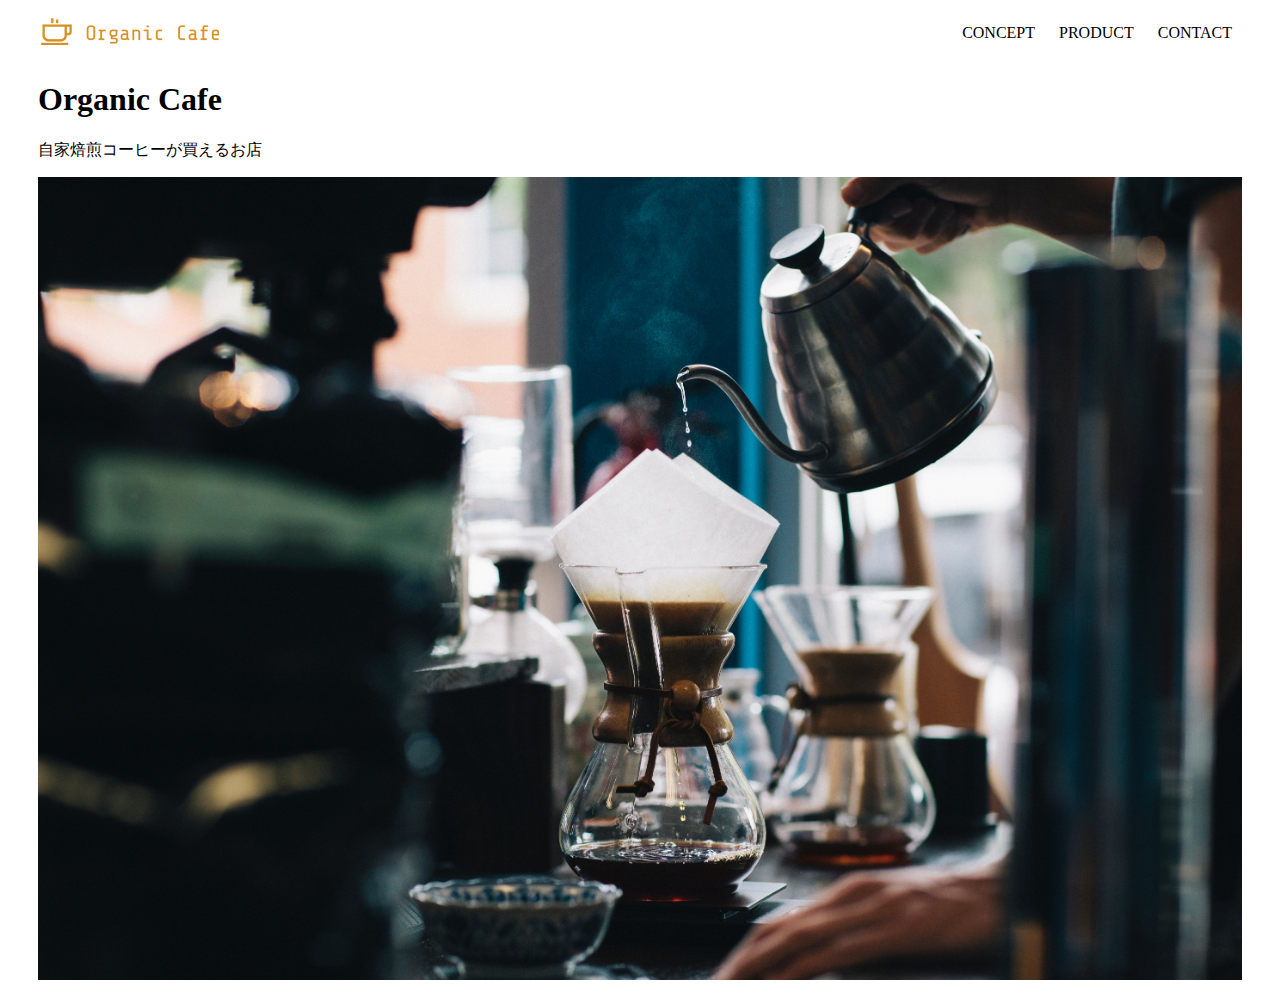
<file: html-css-kadai_013/index.html>
<!DOCTYPE html>
<html lang="en">
<head>
  <meta charset="UTF-8">
  <meta name="viewport" content="width=device-width, initial-scale=1.0">
  <title>Document</title>
  <link rel="stylesheet" href="style.css">
</head>

<body>
  <header>
    <a href="index.html" id="logo">
      <img src="images/logo.png" alt="トップページに戻る">
    </a>
    <nav id="nav-pc">
      <ul>
        <li><a href="concept.html" id=concept>CONCEPT</a></li>
        <li><a href="product.html" id="product">PRODUCT</a></li>
        <li><a href="contact.html" id="contact">CONTACT</a></li>
      </ul>
    </nav>

    <!--スマホ用メニューボタン-->
    <img id="menu-sp" src="images/button-menu.png" alt="ナビゲーションを開く" onclick="document.getElementById('nav-sp').style.display = 'block'">

    <nav id="nav-sp">
      <img id="close" src="images/button-close.png" alt="ナビゲーションを閉じる" onclick="document.getElementById('nav-sp').style.display = 'none'">
      
      
        <a id="logo-sp" href="index.html" onclick="document.getElementById('nav-sp').style.display = 'none'"><img src="images/logo-sp.png" alt="トップページに戻る"></a>
        <a class="menu" href="index.html" onclick="document.getElementById('nav-sp').style.display = 'none'">CONCEPT</a>
        <a class="menu" href="index.html#product" onclick="document.getElementById('nav-sp').style.display = 'none'">PRODUCT</a>
        <a class="menu" href="index.html#contact" onclick="document.getElementById('nav-sp').style.display = 'none'">CONTACT</a>
    </nav>
  </header>

  <main>
    <article>
      <section id="main-visual">
        <div id="main-message">
          <h1>Organic Cafe</h1>
          <p>自家焙煎コーヒーが買えるお店</p>
        </div>
        <img id=main-photo src="images/main-image.jpg" alt="">

      </section>
    </article>

  </main>
  
</body>
</html>
</file>
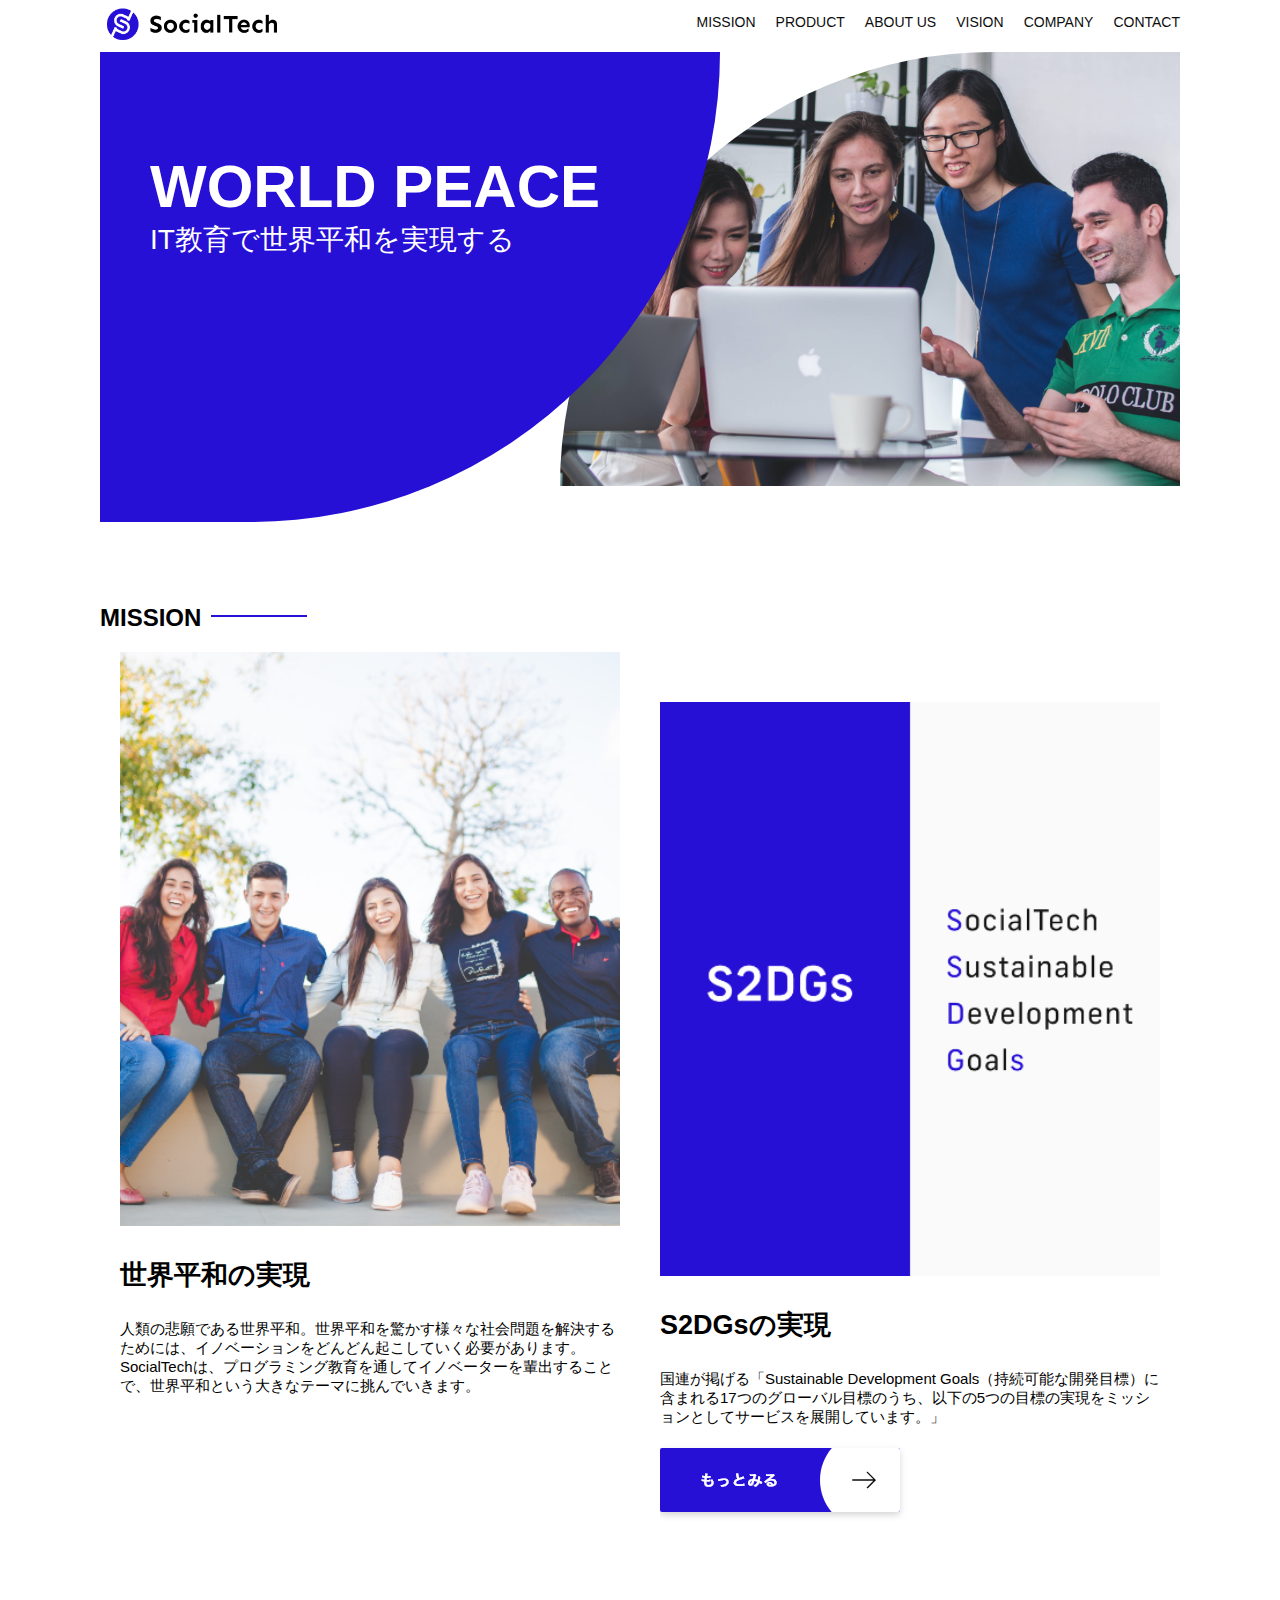
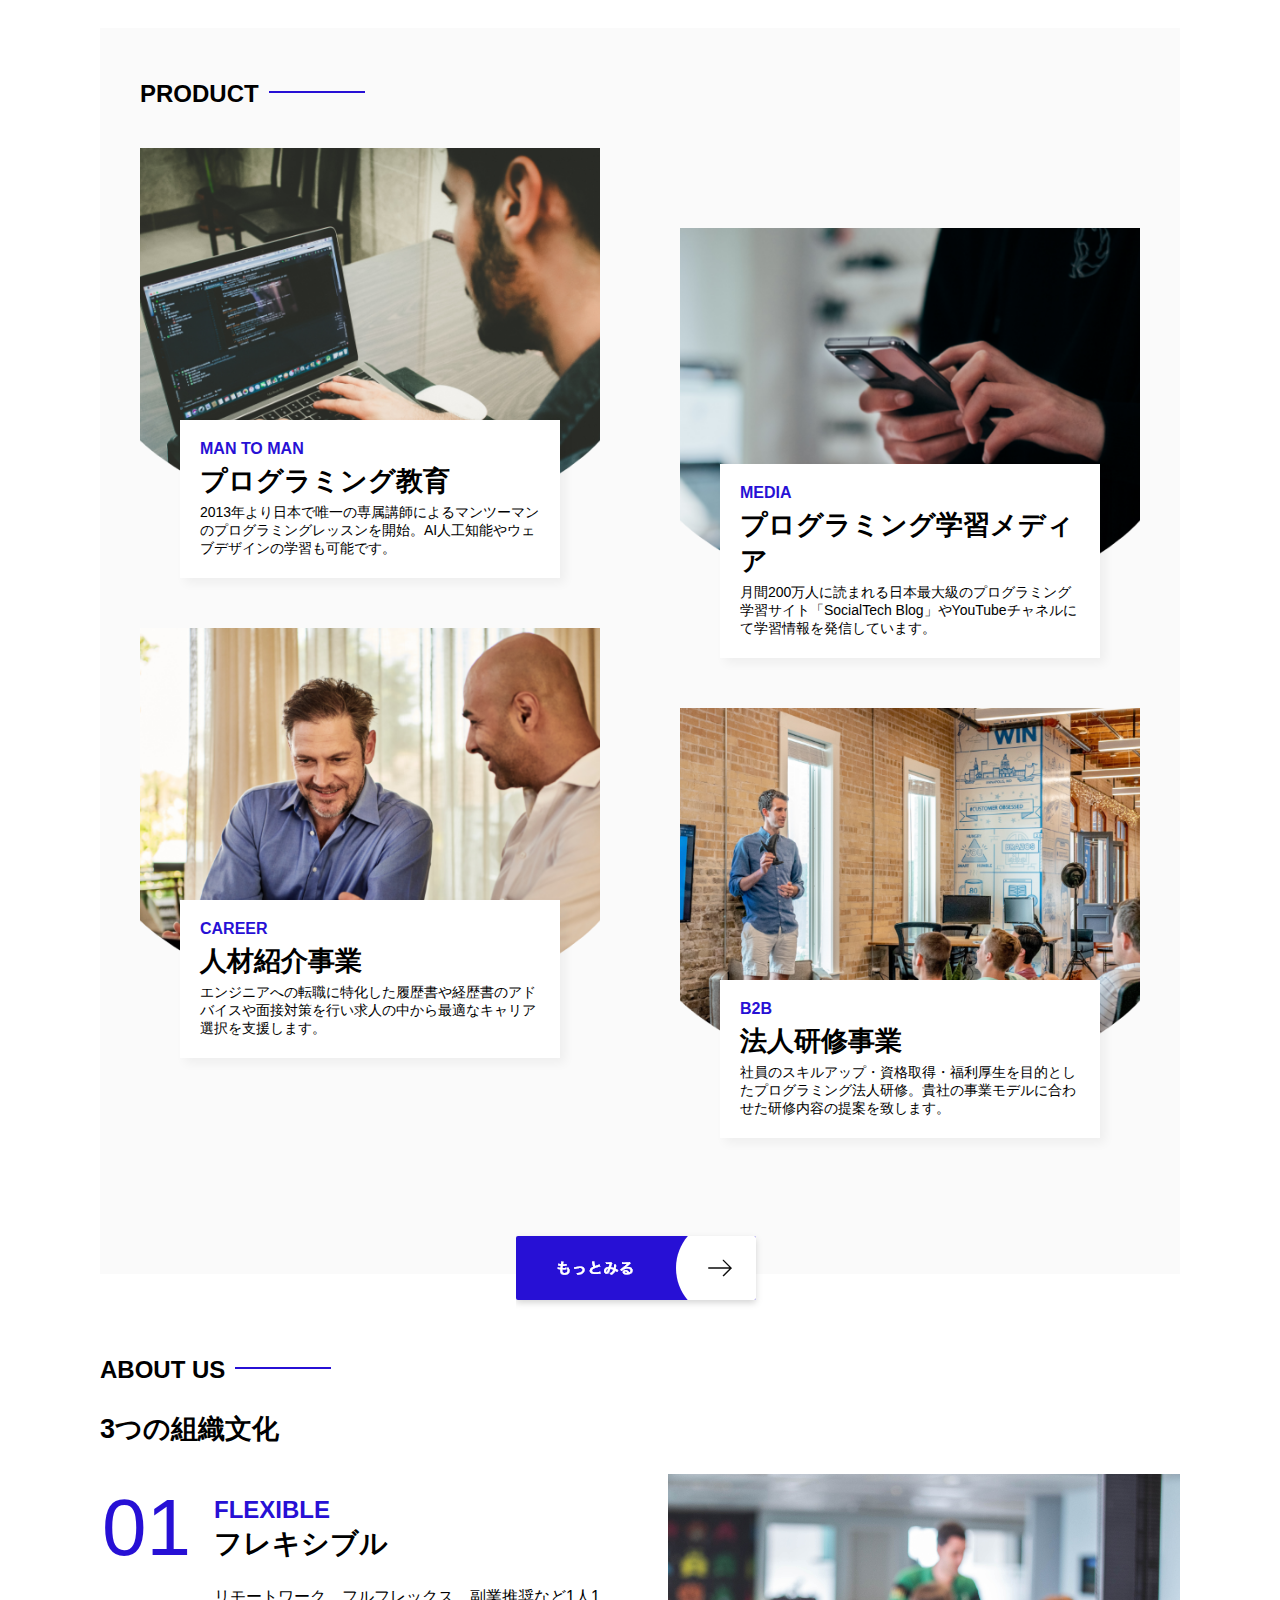
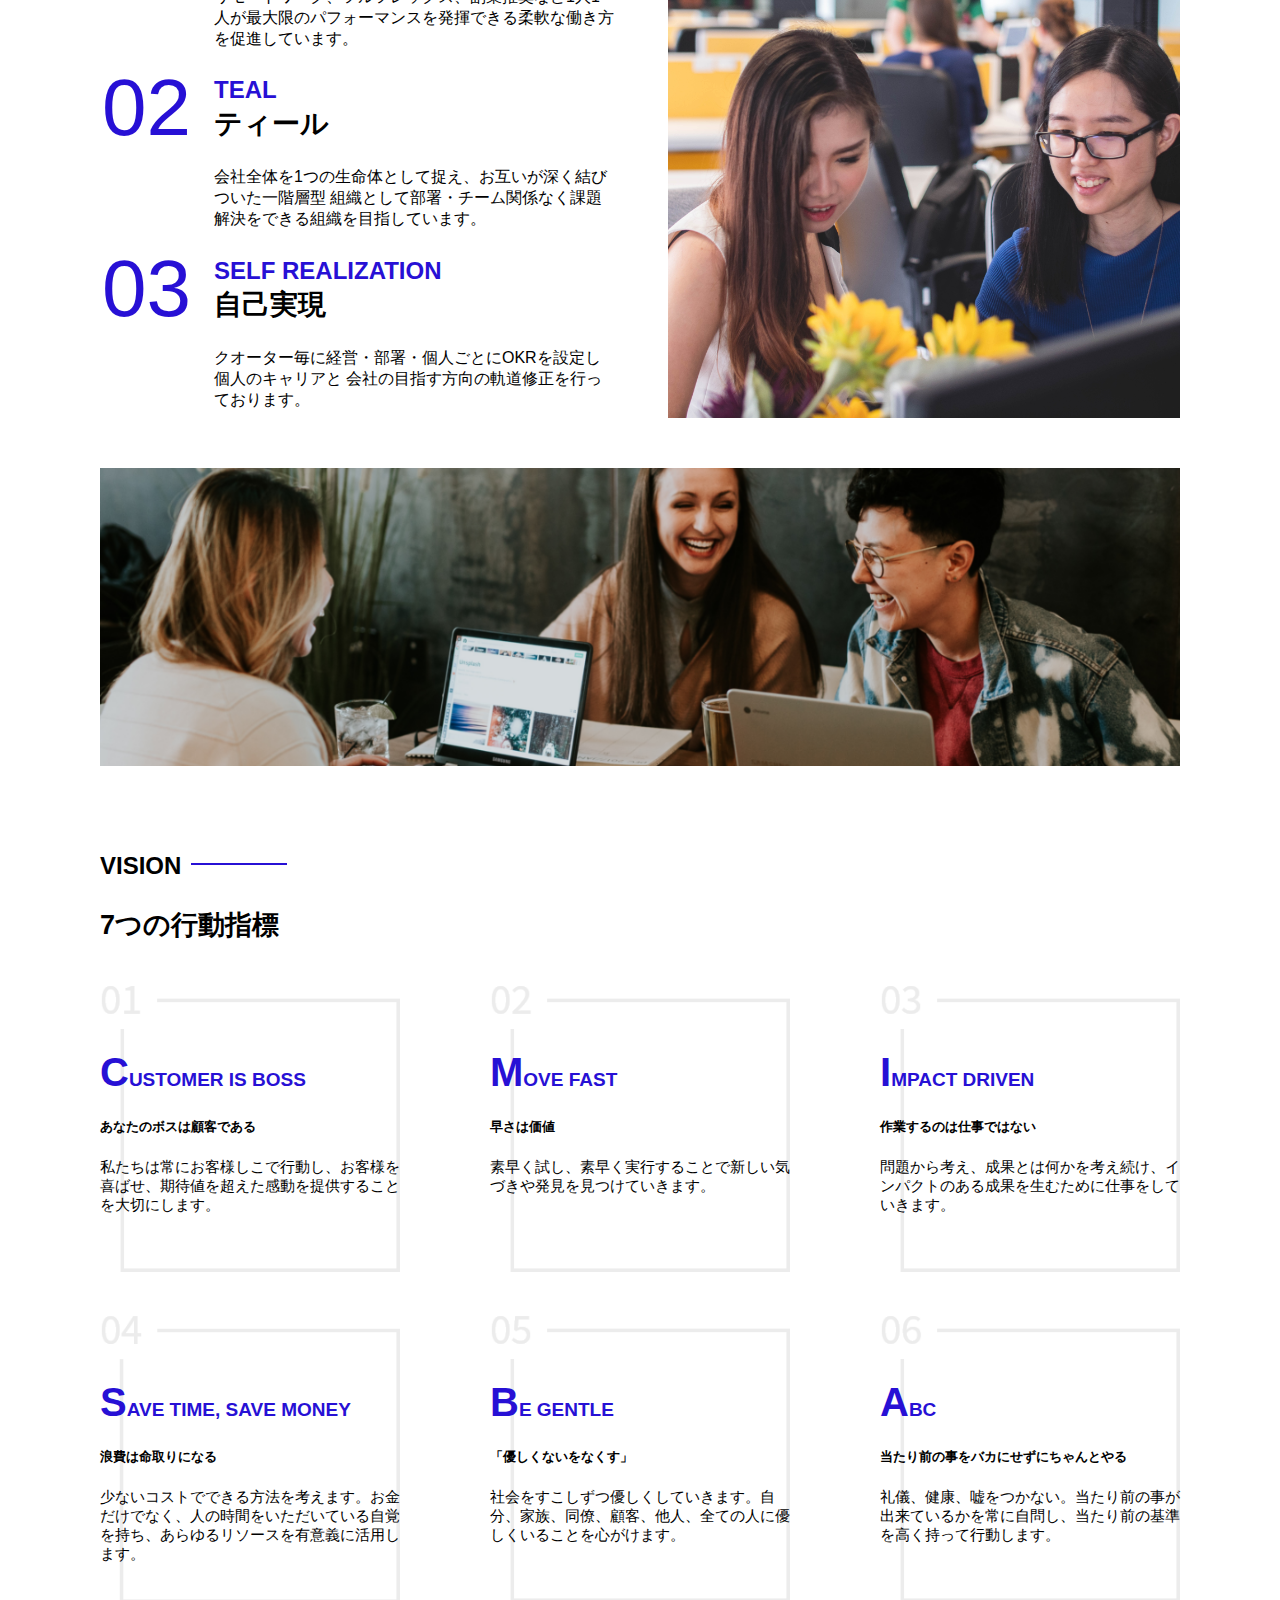
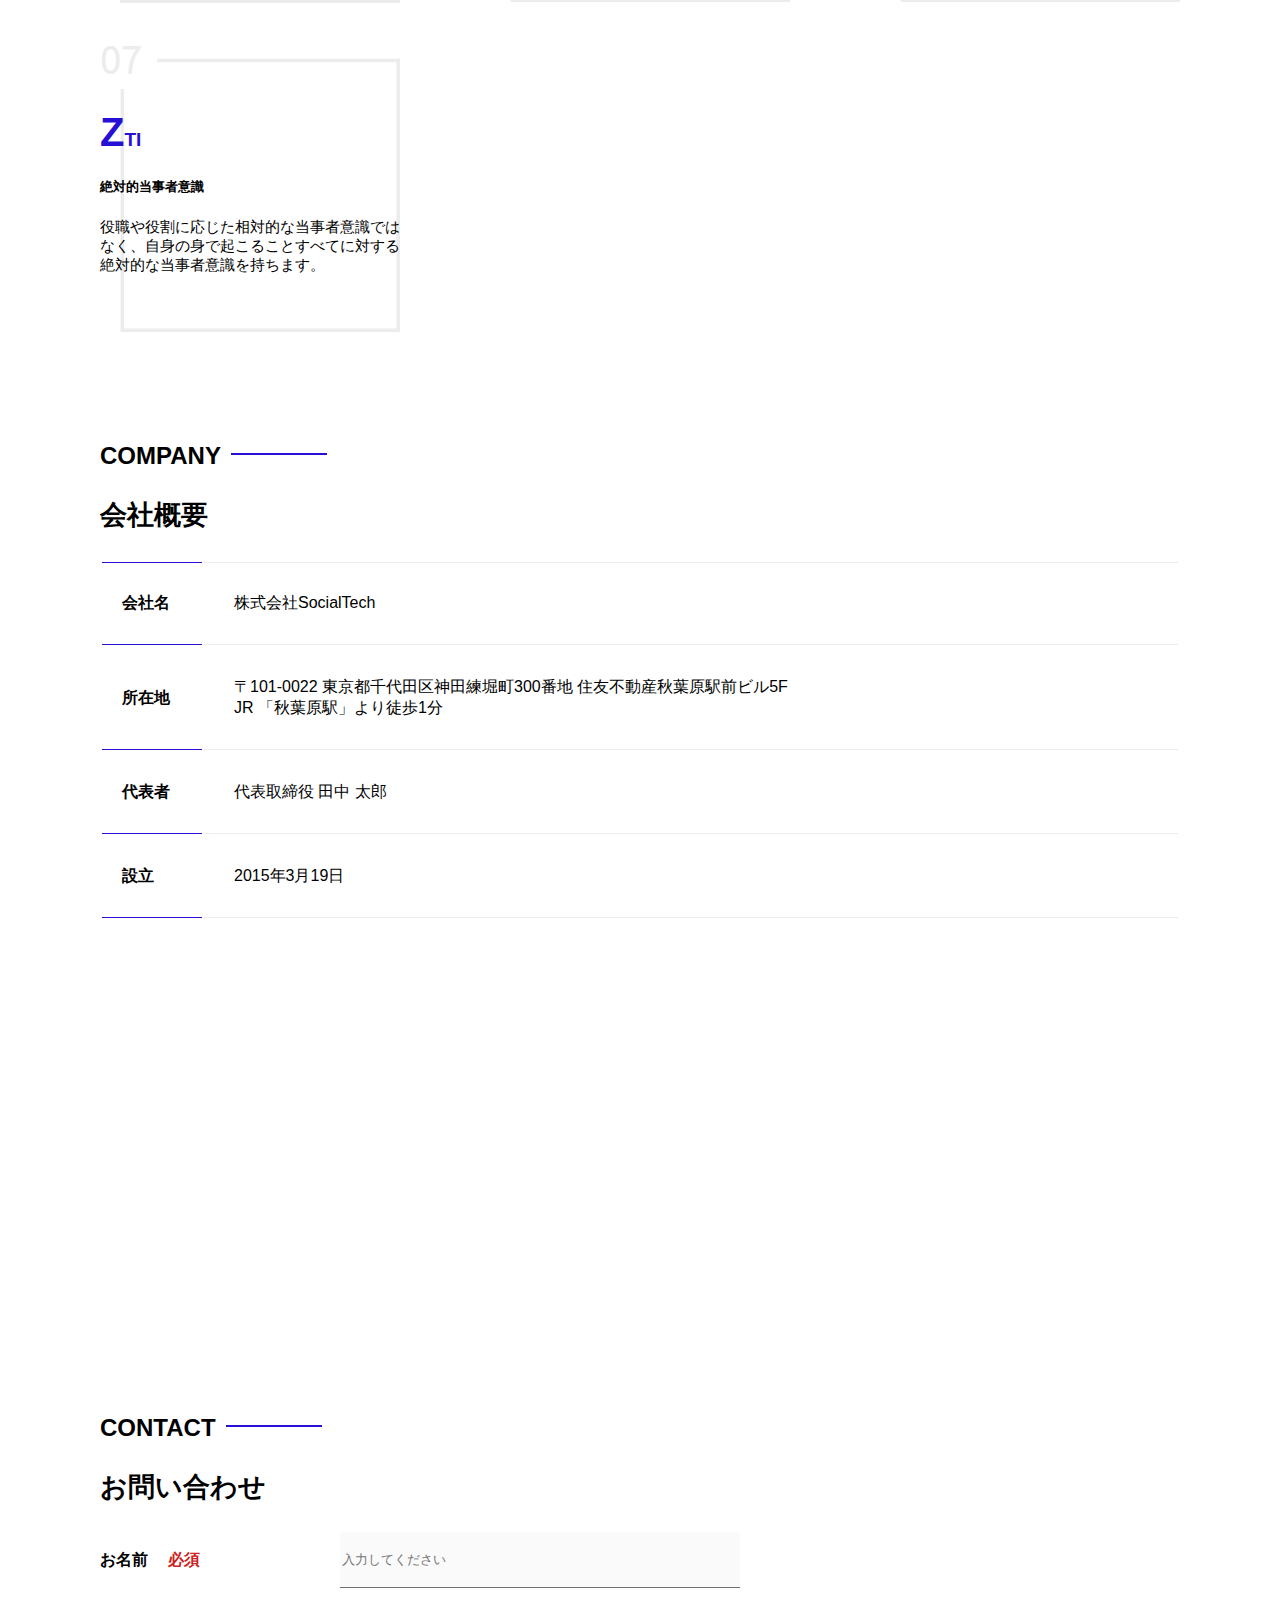
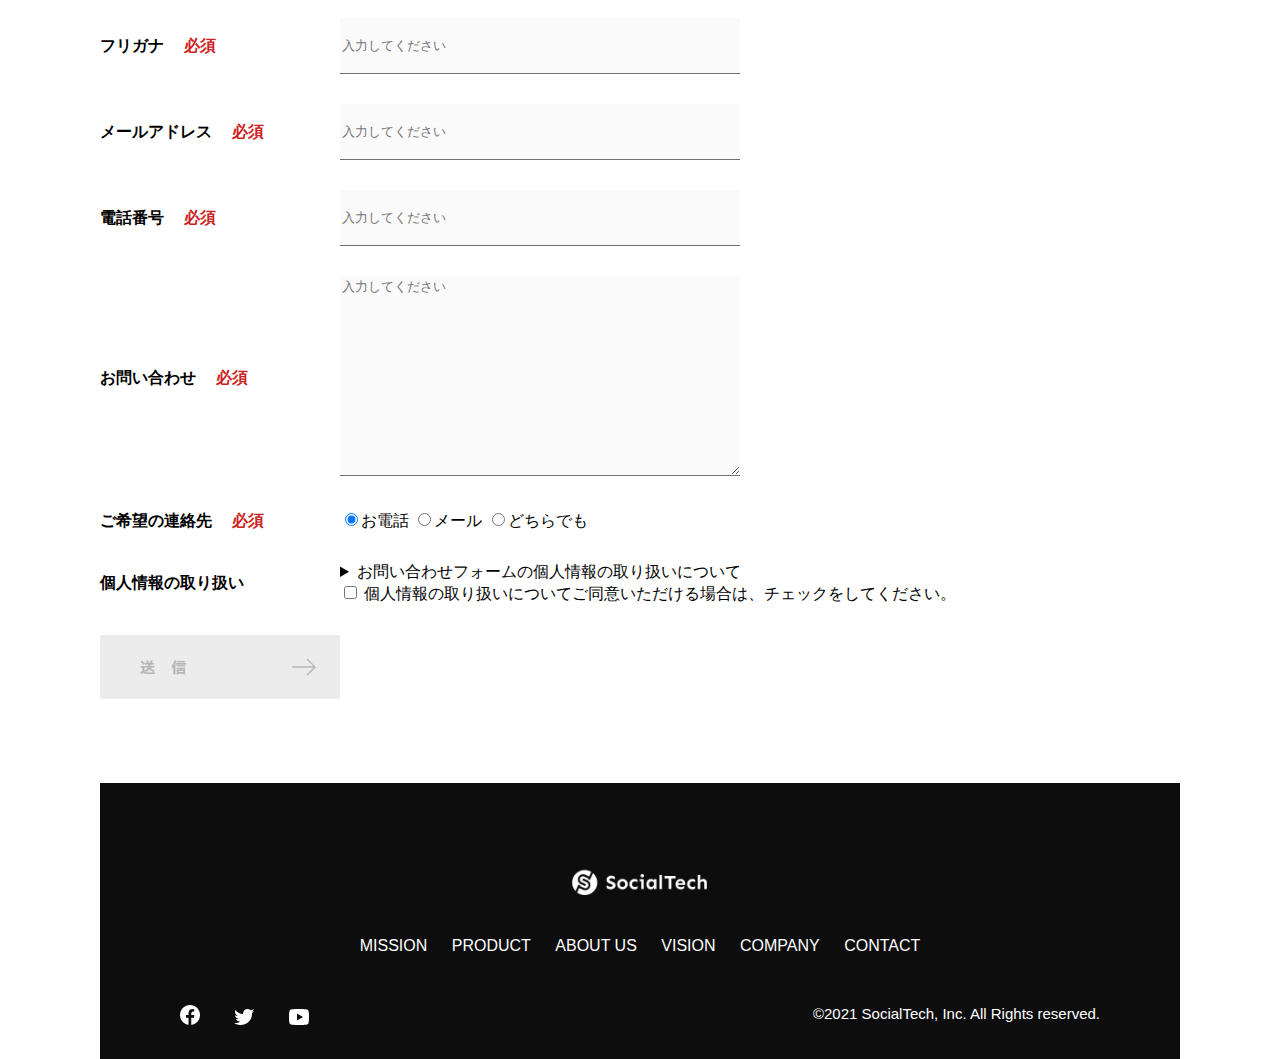
<file: kadai_tutorial_output/index.html>
<!DOCTYPE html>
<html lang="en">
<head>
  <meta charset="UTF-8">
  <meta name="viewport" content="width=device-width, initial-scale=1.0">
  <title>SocialTech</title>
  <meta name="description" content="SocialTechはEdTech業界のリーディングカンパニーを目指します">
  <link rel="stylesheet" href="style.css">
</head>

<body>
  <header>
    <a href="index.html" id="logo">
      <img src="images/logo.png" alt="トップページに戻る">
    </a>
    <nav id="nav-pc">
      <ul>
        <li><a href="mission.html">MISSION</a></li>
        <li><a href="product.html">PRODUCT</a></li>
        <li><a href="index.html#aboutus">ABOUT US</a></li>
        <li><a href="index.html#vision">VISION</a></li>
        <li><a href="index.html#company">COMPANY</a></li>
        <li><a href="index.html#contact">CONTACT</a></li>
      </ul>
    </nav>

    <!--スマホ用メニューボタン-->
      <button id="menu-sp" onclick="document.getElementById('nav-sp').style.display = 'block'">
        <img src="images/button-menu.png" alt="ナビゲーションを開く">
      </button>

      <div id="nav-sp">
        <button id="close" onclick="document.getElementById('nav-sp').style.display = 'none'">
          <img src="images/button-close.png" alt="ナビゲーションを閉じる">
        </button>

        <nav>
          <ul>
            <li>
            <a id="logo-sp" href="index.html" onclick="document.getElementById('nav-sp').style.display = 'none'"><img src="images/logo-sp.png" alt="トップページに戻る"></a>
            </li>
            <li><a class="menu" href="mission.html" onclick="document.getElementById('nav-sp').style.display = 'none'">MISSION</a></li>
            <li><a class="menu" href="product.html" onclick="document.getElementById('nav-sp').style.display = 'none'">PRODUCT</a></li>
            <li><a class="menu" href="index.html#aboutus" onclick="document.getElementById('nav-sp').style.display = 'none'">ABOUT US</a></li>
            <li><a class="menu" href="index.html#vision" onclick="document.getElementById('nav-sp').style.display = 'none'">VISION</a></li>
            <li><a class="menu" href="index.html#company" onclick="document.getElementById('nav-sp').style.display = 'none'">COMPANY</a></li>
            <li><a class="menu" href="index.html#contact" onclick="document.getElementById('nav-sp').style.display = 'none'">CONTACT</a></li>
          </ul>
        </nav>
        <div id="sns">
          <a href="https://www.facebook.com/sejuku2013">
            <img src="images/button-facebook.png" alt="Facebookのリンク">
          </a>
          <a href="https://twitter.com/samuraijuku">
            <img src="images/button-twitter.png" alt="Twitterのリンク">
          </a>
          <a href="https://www.youtube.com/channel/UCCFOQO5aDK0xXam4cUQXT8g">
            <img src="images/button-youtube.png" alt="YouTubeのリンク">
          </a>
        </div>
      </div>
  </header>

  <main>
    <article>
      <section id="main-visual">
        <div id="main-message">
          <h1>WORLD PEACE</h1>
          <p>IT教育で世界平和を実現する</p>
        </div>
        <img src="images/index/index-main.png" alt="PCの周りに集まる多国籍の仲間たち">
      </section>

    <section id="mission">
        <h2 class="index-h2">MISSION</h2>
      <div id="mission-flex">
        <div>
          <img id="mission-photo" src="images/index/index-mission.png" alt="屋外のベンチで写真を撮影する多国籍の仲間たち">
          <h3>世界平和の実現</h3>
          <p>
          人類の悲願である世界平和。世界平和を驚かす様々な社会問題を解決するためには、イノベーションをどんどん起こしていく必要があります。SocialTechは、プログラミング教育を通してイノベーターを輩出することで、世界平和という大きなテーマに挑んでいきます。
          </p>
        </div>
        
        <div>
          <img id="s2dgs" src="images/index/s2dgs.png" alt="S2DGs">
          <h3>S2DGsの実現</h3>
          <p>国連が掲げる「Sustainable Development Goals（持続可能な開発目標）に含まれる17つのグローバル目標のうち、以下の5つの目標の実現をミッションとしてサービスを展開しています。」</p>
          <a href="mission.html">
            <img src="images/button-more.png" alt="もっとみる">
          </a>
        </div>
      </div>
    </section>

    <section id="product">
      <h2 class="index-h2">PRODUCT</h2>
      <div class="product-flex">
        <div id="product-left">
          <div>
            <img class="product-photo" src="images/index/index-mantoman.png" alt="PCでコードを書く男性">
            <div class="product-explain">
              <span>MAN TO MAN</span>
              <h3>プログラミング教育</h3>
              <p>2013年より日本で唯一の専属講師によるマンツーマンのプログラミングレッスンを開始。AI人工知能やウェブデザインの学習も可能です。 </p>
            </div>
          </div>
          <div>
            <img class="product-photo" src="images/index/index-career.png" alt="笑顔で話し合う2人の男性">
            <div class="product-explain">
              <span>CAREER</span>
              <h3>人材紹介事業</h3>
              <p>エンジニアへの転職に特化した履歴書や経歴書のアドバイスや面接対策を行い求人の中から最適なキャリア選択を支援します。</p>
            </div>
          </div>
        </div>
        <div id="product-right">
          <div>
            <img class="product-photo" src="images/index/index-media.png" alt="スマートフォンを操作する人">
            <div class="product-explain">
              <span>MEDIA</span>
              <h3>プログラミング学習メディア</h3>
              <p>月間200万人に読まれる日本最大級のプログラミング学習サイト「SocialTech Blog」やYouTubeチャネルにて学習情報を発信しています。</p>
            </div> 
          </div>
          <div>
            <img class="product-photo" src="images/index/index-b2b.png" alt="公演中の男性とそれを聴く人々">
            <div class="product-explain">
              <span>B2B</span>
              <h3>法人研修事業</h3>
              <p>社員のスキルアップ・資格取得・福利厚生を目的としたプログラミング法人研修。貴社の事業モデルに合わせた研修内容の提案を致します。</p>
            </div>
          </div>
        </div>
      </div>
      <div id="product-more">
        <a href="product.html">
          <img src="images/button-more.png" alt="もっとみる">
        </a>
      </div>
    </section>

    <section id="aboutus">
      <h2 class="index-h2">ABOUT US</h2>
      <h3>3つの組織文化</h3>
      <div>
        <table class="culture-table">
          <tr>
            <td class="culture-num">01</td>
            <th><span class="culture-en">FLEXIBLE</span><br>フレキシブル</th>
          </tr>
          <tr>
            <td>

            </td>
            <td class="culture-description">リモートワーク、フルフレックス、副業推奨など1人1人が最大限のパフォーマンスを発揮できる柔軟な働き方を促進しています。</td>
          </tr>
          <tr>
            <td class="culture-num">02</td>
            <th><span class="culture-en">TEAL</span><br>ティール</th>
          </tr>
          <tr>
            <td>

            </td>
            <td class="culture-description">会社全体を1つの生命体として捉え、お互いが深く結びついた一階層型 組織として部署・チーム関係なく課題解決をできる組織を目指しています。</td>
          </tr>
          <tr>
            <td class="culture-num">03</td>
            <th><span class="culture-en">SELF REALIZATION</span><br>自己実現</th>
          </tr>
          <tr>
            <td>

            </td>
            <td class="culture-description">クオーター毎に経営・部署・個人ごとにOKRを設定し個人のキャリアと 会社の目指す方向の軌道修正を行っております。</td>
          </tr>
        </table>
        <img class="culture-img" src="images/index/index-aboutus1.png" alt="笑顔で話し合う2人の女性">
      </div>
      <img class="culture-img2" src="images/index/index-aboutus2.png" alt="笑顔で話し合う3人の男女">
    </section>

    <section id="vision"> 
      <h2 class="index-h2">VISION</h2>
      <h3>7つの行動指標</h3>
      <div>
        <div class="vision-box">
          <img src="images/index/vision-01.png" alt="01">
          <div>
            <h4>CUSTOMER IS BOSS</h4>
            <h5>あなたのボスは顧客である</h5>
            <p>私たちは常にお客様しこで行動し、お客様を喜ばせ、期待値を超えた感動を提供することを大切にします。</p>
          </div>
        </div>
        <div class="vision-box">
          <img src="images/index/vision-02.png" alt="02">
          <div>
            <h4>MOVE FAST</h4>
            <h5>早さは価値</h5>
            <p>素早く試し、素早く実行することで新しい気づきや発見を見つけていきます。</p>
          </div>
        </div>
        <div class="vision-box">
          <img src="images/index/vision-03.png" alt="03">
          <div>
            <h4>IMPACT DRIVEN</h4>
            <h5>作業するのは仕事ではない</h5>
            <p>問題から考え、成果とは何かを考え続け、インパクトのある成果を生むために仕事をしていきます。</p>
          </div>
        </div>
        <div class="vision-box">
          <img src="images/index/vision-04.png" alt="04">
          <div>
            <h4>SAVE TIME, SAVE MONEY</h4>
            <h5>浪費は命取りになる</h5>
            <p>少ないコストでできる方法を考えます。お金だけでなく、人の時間をいただいている自覚を持ち、あらゆるリソースを有意義に活用します。</p>
          </div>
        </div>
        <div class="vision-box">
          <img src="images/index/vision-05.png" alt="05">
          <div>
            <h4>BE GENTLE</h4>
            <h5>「優しくないをなくす」</h5>
            <p>社会をすこしずつ優しくしていきます。自分、家族、同僚、顧客、他人、全ての人に優しくいることを心がけます。</p>
          </div>
        </div>
        <div class="vision-box">
          <img src="images/index/vision-06.png" alt="06">
          <div>
            <h4>ABC</h4>
            <h5>当たり前の事をバカにせずにちゃんとやる</h5>
            <p>礼儀、健康、嘘をつかない。当たり前の事が出来ているかを常に自問し、当たり前の基準を高く持って行動します。</p>
          </div>
        </div>
        <div class="vision-box">
          <img src="images/index/vision-07.png" alt="07">
          <div>
            <h4>ZTI</h4>
            <h5>絶対的当事者意識</h5>
            <p>役職や役割に応じた相対的な当事者意識ではなく、自身の身で起こることすべてに対する絶対的な当事者意識を持ちます。</p>
          </div>
        </div>
      </div>
    </section>

    <section id="company">
      <h2 class="index-h2">COMPANY</h2>
      <h3>会社概要</h3>
      <table id="company-table">
        <tr>
          <th class="tableheader tableheader-first">会社名</th>  
          <td class="cell cell-first">株式会社SocialTech</td>
        </tr>
        <tr>
          <th class="tableheader">所在地</th>
          <td class="cell">〒101-0022 東京都千代田区神田練堀町300番地 住友不動産秋葉原駅前ビル5F<br>JR 「秋葉原駅」より徒歩1分</td>
        </tr>
        <tr>
          <th class="tableheader">代表者</th>
          <td class="cell">代表取締役 田中 太郎</td>
        </tr>
        <tr>
          <th class="tableheader">設立</th>
          <td class="cell">2015年3月19日</td>
        </tr>
      </table>
      <iframe
      src="https://www.google.com/maps/embed?pb=!1m18!1m12!1m3!1d12960.275487385254!2d139.7643528555419!3d35.699922761295475!2m3!1f0!2f0!3f0!3m2!1i1024!2i768!4f13.1!3m3!1m2!1s0x60188fee13660e23%3A0x77137876edf742ac!2z5L2P5Y-L5LiN5YuV55Sj56eL6JGJ5Y6f6aeF5YmN44OT44Or!5e0!3m2!1sja!2sjp!4v1721170399728!5m2!1sja!2sjp"
      style="border: 0" allowfullscreen="" loading="lazy">
      </iframe>
    </section>

    <section id="contact">
      <h2 class="index-h2">CONTACT</h2>
      <h3>お問い合わせ</h3>
      <form>
        <div>
          <div class="contact-heading">
            <lable class="contact-label">お名前<span class="contact-span">必須</span></lable>
          </div>
          <div>
            <input type="text" name="name" placeholder="入力してください" class="contact-textbox">
          </div>
        </div>
        <div>
          <div class="contact-heading">
            <lable class="contact-label">フリガナ<span class="contact-span">必須</span></lable>
          </div>
          <div>
            <input type="text" name="hurigana" placeholder="入力してください" class="contact-textbox">
          </div>
        </div>
        <div>
          <div class="contact-heading">
            <lable class="contact-label">メールアドレス<span class="contact-span">必須</span></lable>
          </div>
          <div>
            <input type="text" name="email" placeholder="入力してください" class="contact-textbox">
          </div>
        </div>
        <div>
          <div class="contact-heading">
            <lable class="contact-label">電話番号<span class="contact-span">必須</span></lable>
          </div>
          <div>
            <input type="text" name="tel" placeholder="入力してください" class="contact-textbox">
          </div>
        </div>
        <div>
          <div class="contact-heading">
            <lable class="contact-label">お問い合わせ<span class="contact-span">必須</span></lable>
          </div>
          <div>
            <textarea class="contact-textarea" placeholder="入力してください" name="message"></textarea>
          </div>
        </div>
        <div>
          <div class="contact-heading">
            <lable class="contact-label">ご希望の連絡先<span class="contact-span">必須</span></lable>
          </div>
          <div>
            <input class="radiobutton" type="radio" valiue="tel" name="contact" checked><label>お電話</label>
            <input class="radiobutton" type="radio" valiue="mail" name="contact"><label>メール</label>
            <input class="radiobutton" type="radio" valiue="both" name="contact"><label>どちらでも</label>
          </div>
        </div>

        <div>
          <div class="contact-heading">
            <label class="contact-label">個人情報の取り扱い</label>
          </div>
          <div>
            <details>
              <summary>お問い合わせフォームの個人情報の取り扱いについて</summary>
              <div>
                <dl>
                  <dt>１．組織の名称又は氏名</dt>
                  <dd>株式会社SocialTech</dd>
                  <dt>２．個人情報保護管理者（若しくはその代理人）の氏名又は職名、所属及び連絡先</dt>
                  <dd>
                    <p>鈴木 一郎 コーポレート部</p>
                    <p>メールアドレス：samurai@example.com</p>
                    <p>TEL：03-1234-5678</p>
                  </dd>
                  <dt>３．個人情報の利用目的</dt>
                  <dd>
                    <ul>
                      <li>本サービス及び本サービスに関連する情報の提供又はそれらに関する連絡のため</li>
                      <li>ユーザーの本人確認のため</li>
                      <li>当社サービスのご案内のため</li>
                      <li>当社の商品等の広告または宣伝（電子メールによるものを含むものとします。）</li>
                    </ul> 
                  </dd>
                  <dt>４．個人情報の取り扱い業務の委託</dt>
                  <dd>個人情報の取扱業務の全部または一部を外部に業務委託する場合があります。その際、弊社は、個人情報を適切に保護できる管理体制を敷き実行していることを条件として委託先を厳選したうえで、機密保持契約を委託先と締結し、お客様の個人情報を厳密に管理させます。</dd>
                  <dt>５．個人情報の開示等の請求</dt>
                  <dd>
                    お客様は、弊社に対してご自身の個人情報の開示等（利用目的の通知、開示、内容の訂正・追加・削除、利用の停止または消去、第三者への提供の停止）に関して、当社問合わせ窓口に申し出ることができます。<br>
                    その際、弊社はお客様ご本人を確認させていただいたうえで、合理的な期間内に対応いたします。<br>
                    なお、個人情報に関する弊社問合わせ先は、次の通りです。
                  </dd>
                  <dd>
                    <p>株式会社SocialTech　個人情報問合せ窓口</p>
                    <p>〒150-0043　東京都千代田区神田練塀町300番地 住友不動産秋葉原駅前ビル5F</p>
                    <p>メールアドレス：samurai@example.com　TEL：03-1234-5678</p>
                  </dd>
                  <dt>６．個人情報を提供されることの任意性について</dt>
                  <dd>お客様がご自身の個人情報を弊社に提供されるか否かは、お客様のご判断によりますが、もしご提供されない場合には、適切なサービスが提供できない場合がありますので予めご了承ください。</dd>
                </dl>
              </div>
            </details>
            <input type="checkbox" name="agree">
            <span>個人情報の取り扱いについてご同意いただける場合は、チェックをしてください。</span>
          </div>
        </div>
        <input type="image" src="images/button-submit.png" alt="送信する">
      </form>
    </section>
    </article>
  </main>

  <footer>
    <div id="footer-logo">
      <img src="images/logo-sp.png" alt="SocialTech">
    </div>
    <div id="footer-link">
      <a href="mission.html">MISSION</a>
      <a href="product.html">PRODUCT</a>
      <a href="index.html#aboutus">ABOUT US</a>
      <a href="index.html#vision">VISION</a>
      <a href="index.html#company">COMPANY</a>
      <a href="index.html#contact">CONTACT</a>
    </div>
    <div id=sns-footer>
      <div class="sns-btns">
        <a href="https://www.facebook.com/sejuku2013"><img src="images/button-facebook.png" alt="Facebookのリンク"></a>
        <a href="https://twitter.com/samuraijuku"><img src="images/button-twitter.png" alt="Twitterのリンク"></a>
        <a href="https://www.youtube.com/channel/UCCFOQO5aDK0xXam4cUQXT8g"><img src="images/button-youtube.png" alt="YouTubeのリンク"></a>
      </div>
      <p id="copyright">&copy;2021 SocialTech, Inc. All Rights reserved.</p>
    </div>
  </footer>
</body>
</html>
</file>
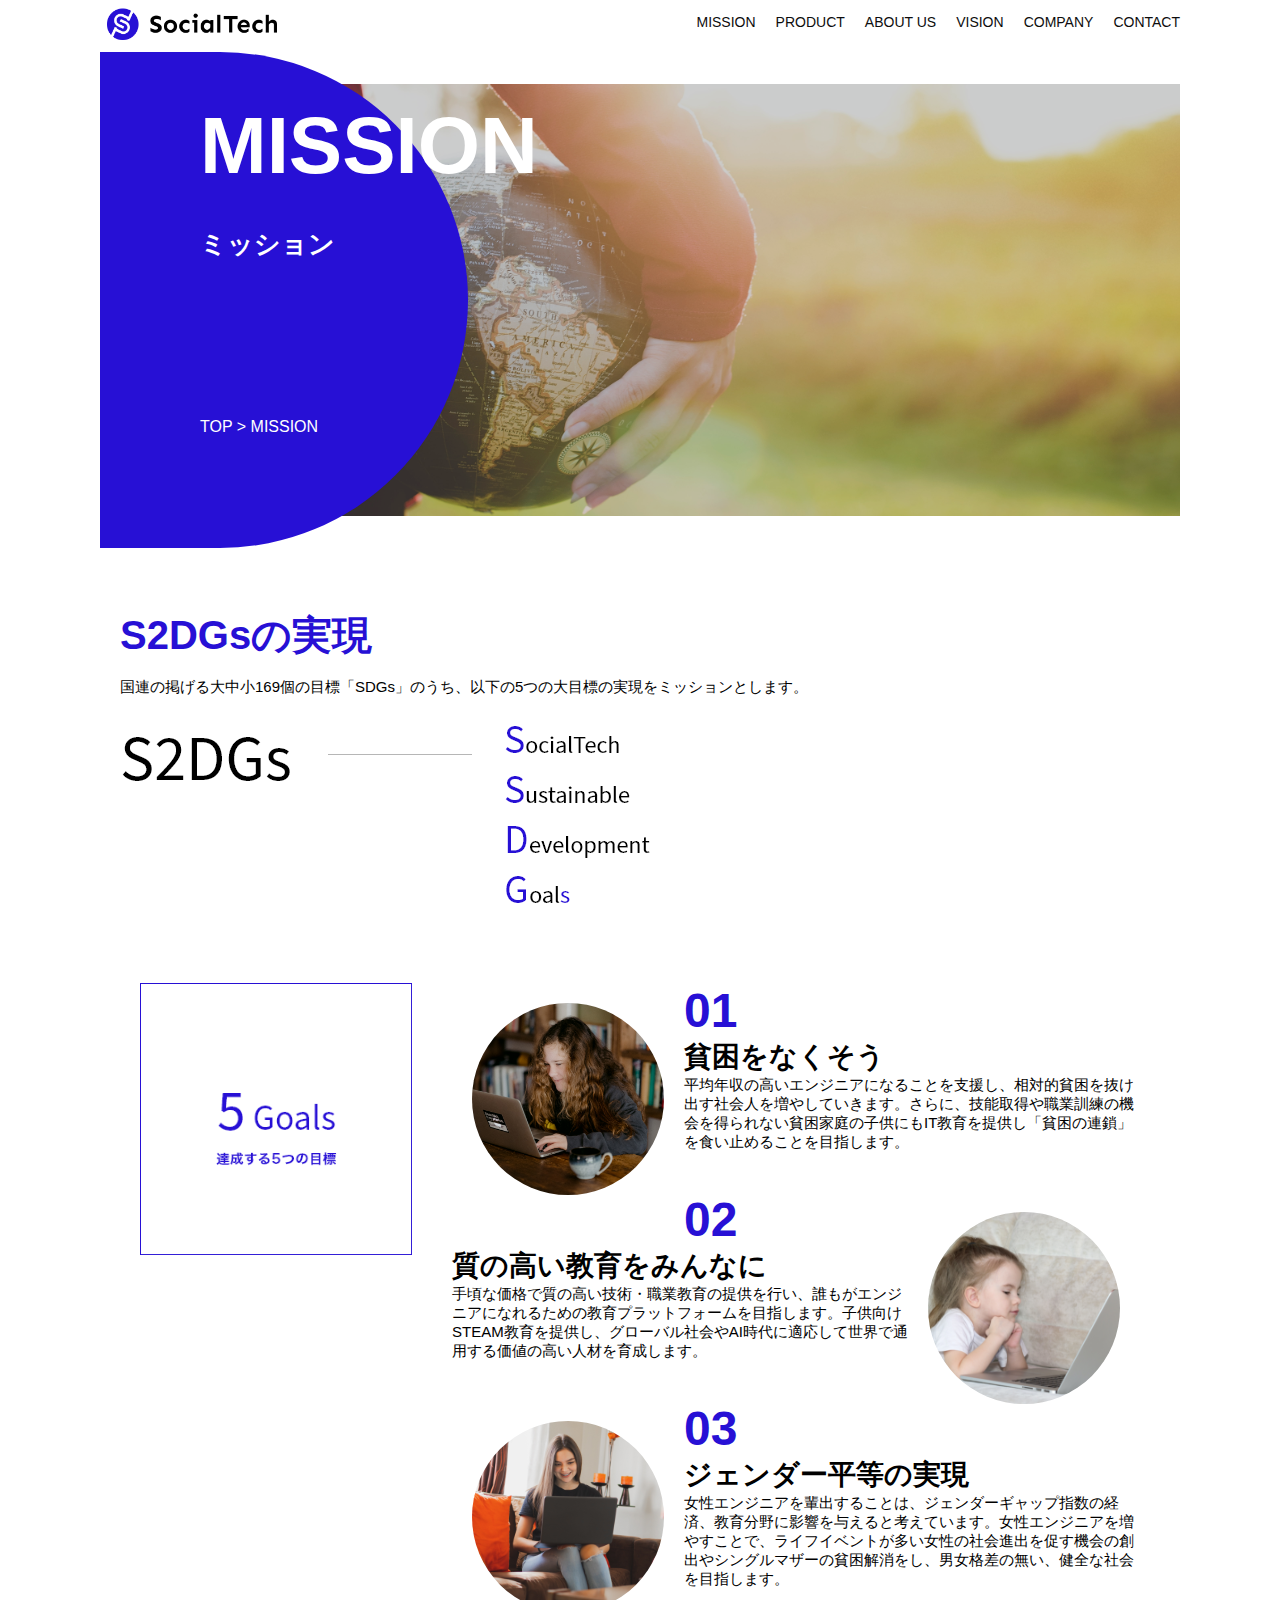
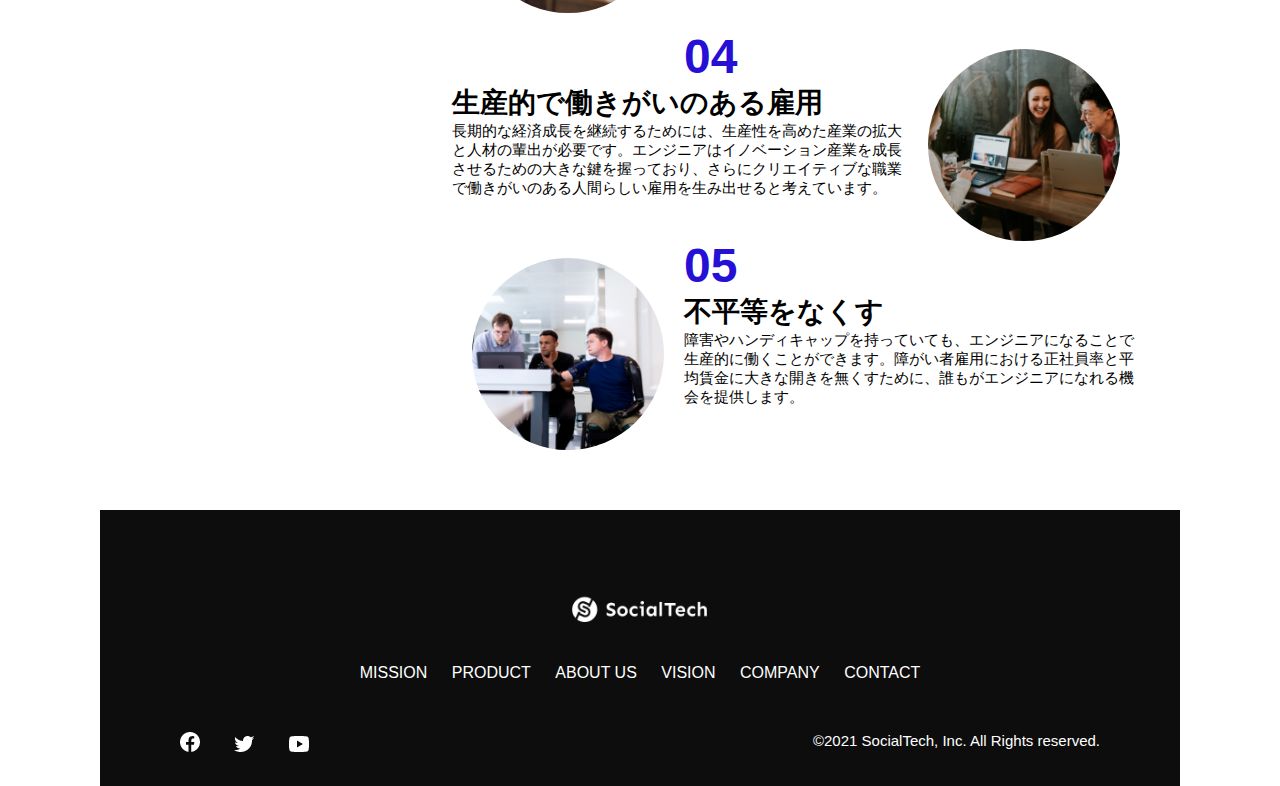
<file: kadai_tutorial_output/mission.html>
<!DOCTYPE html>
<html lang="en">
<head>
  <meta charset="UTF-8">
  <meta name="viewport" content="width=device-width, initial-scale=1.0">
  <title>SocialTech - MISSION ミッション</title>
  <meta name="description" content="SocialTechが目指す5つの目標（S2DGs）を紹介します">
  <link rel="stylesheet" href="style.css">
</head>

<body>
  <header>
    <a href="index.html" id="logo">
      <img src="images/logo.png" alt="トップページに戻る">
    </a>
    <nav id="nav-pc">
      <ul>
        <li><a href="mission.html">MISSION</a></li>
        <li><a href="product.html">PRODUCT</a></li>
        <li><a href="index.html#aboutus">ABOUT US</a></li>
        <li><a href="index.html#vision">VISION</a></li>
        <li><a href="index.html#company">COMPANY</a></li>
        <li><a href="index.html#contact">CONTACT</a></li>
      </ul>
    </nav>

    <!--スマホ用メニューボタン-->
      <button id="menu-sp" onclick="document.getElementById('nav-sp').style.display = 'block'">
        <img src="images/button-menu.png" alt="ナビゲーションを開く">
      </button>

      <div id="nav-sp">
        <button id="close" onclick="document.getElementById('nav-sp').style.display = 'none'">
          <img src="images/button-close.png" alt="ナビゲーションを閉じる">
        </button>

        <nav>
          <ul>
            <li>
            <a id="logo-sp" href="index.html" onclick="document.getElementById('nav-sp').style.display = 'none'"><img src="images/logo-sp.png" alt="トップページに戻る"></a>
            </li>
            <li><a class="menu" href="mission.html" onclick="document.getElementById('nav-sp').style.display = 'none'">MISSION</a></li>
            <li><a class="menu" href="product.html" onclick="document.getElementById('nav-sp').style.display = 'none'">PRODUCT</a></li>
            <li><a class="menu" href="index.html#aboutus" onclick="document.getElementById('nav-sp').style.display = 'none'">ABOUT US</a></li>
            <li><a class="menu" href="index.html#vision" onclick="document.getElementById('nav-sp').style.display = 'none'">VISION</a></li>
            <li><a class="menu" href="index.html#company" onclick="document.getElementById('nav-sp').style.display = 'none'">COMPANY</a></li>
            <li><a class="menu" href="index.html#contact" onclick="document.getElementById('nav-sp').style.display = 'none'">CONTACT</a></li>
          </ul>
        </nav>
        <div id="sns">
          <a href="https://www.facebook.com/sejuku2013">
            <img src="images/button-facebook.png" alt="Facebookのリンク">
          </a>
          <a href="https://twitter.com/samuraijuku">
            <img src="images/button-twitter.png" alt="Twitterのリンク">
          </a>
          <a href="https://www.youtube.com/channel/UCCFOQO5aDK0xXam4cUQXT8g">
            <img src="images/button-youtube.png" alt="YouTubeのリンク">
          </a>
        </div>
      </div>
  </header>

  <main>
    <article>
      <section id="mission-main">
        <div class="mission-main-inner">
          <div id="mission-title">
            <h1>MISSION<br><span>ミッション</span></h1>
            <p>TOP > MISSION</p>
          </div>
        </div>
      </section>

      <section id="mission-s2dgs">
        <h2 class="mission-h2">S2DGsの実現</h2>
        <p>国連の掲げる大中小169個の目標「SDGs」のうち、以下の5つの大目標の実現をミッションとします。</p>
        <img src="images/mission/mission-s2dgs.png" alt="SDGs">
      </section>

      <section id="mission-five-goals">
        <div class="five-goals-image">
          <img src="images/mission/mission-5goals.png" alt="5Goals">
        </div>

        <div class="five-goals-read">
          <div>
            <img class="fivegoals-image-left" src="images/mission/mission-5goals01.png" alt="PCを操作する女の子">
            <span class="fivegoals-number">01</span>
            <h3 class="fivegoals-h3">貧困をなくそう</h3>
            <p class="fivegoals-p">平均年収の高いエンジニアになることを支援し、相対的貧困を抜け出す社会人を増やしていきます。さらに、技能取得や職業訓練の機会を得られない貧困家庭の子供にもIT教育を提供し「貧困の連鎖」を食い止めることを目指します。</p>
          </div>
          <div>
            <img class="fivegoals-image-right" src="images/mission/mission-5goals02.png" alt="PCを操作する女の子">
            <span class="fivegoals-number">02</span>
            <h3 class="fivegoals-h3">質の高い教育をみんなに</h3>
            <p class="fivegoals-p">手頃な価格で質の高い技術・職業教育の提供を行い、誰もがエンジニアになれるための教育プラットフォームを目指します。子供向けSTEAM教育を提供し、グローバル社会やAI時代に適応して世界で通用する価値の高い人材を育成します。</p>
          </div>
          <div>
            <img class="fivegoals-image-left" src="images/mission/mission-5goals03.png" alt="PCを操作する女の子">
            <span class="fivegoals-number">03</span>
            <h3 class="fivegoals-h3">ジェンダー平等の実現</h3>
            <p class="fivegoals-p">女性エンジニアを輩出することは、ジェンダーギャップ指数の経済、教育分野に影響を与えると考えています。女性エンジニアを増やすことで、ライフイベントが多い女性の社会進出を促す機会の創出やシングルマザーの貧困解消をし、男女格差の無い、健全な社会を目指します。</p>
          </div>
          <div>
            <img class="fivegoals-image-right" src="images/mission/mission-5goals04.png" alt="PCを操作する女の子">
            <span class="fivegoals-number">04</span>
            <h3 class="fivegoals-h3">生産的で働きがいのある雇用</h3>
            <p class="fivegoals-p">長期的な経済成長を継続するためには、生産性を高めた産業の拡大と人材の輩出が必要です。エンジニアはイノベーション産業を成長させるための大きな鍵を握っており、さらにクリエイティブな職業で働きがいのある人間らしい雇用を生み出せると考えています。</p>
          </div>
          <div>
            <img class="fivegoals-image-left" src="images/mission/mission-5goals05.png" alt="PCを操作する女の子">
            <span class="fivegoals-number">05</span>
            <h3 class="fivegoals-h3">不平等をなくす</h3>
            <p class="fivegoals-p">障害やハンディキャップを持っていても、エンジニアになることで生産的に働くことができます。障がい者雇用における正社員率と平均賃金に大きな開きを無くすために、誰もがエンジニアになれる機会を提供します。</p>
          </div>
        </div>
      </section>
    </article>
  </main>

  <footer>
    <div id="footer-logo">
      <img src="images/logo-sp.png" alt="SocialTech">
    </div>
    <div id="footer-link">
      <a href="mission.html">MISSION</a>
      <a href="product.html">PRODUCT</a>
      <a href="index.html#aboutus">ABOUT US</a>
      <a href="index.html#vision">VISION</a>
      <a href="index.html#company">COMPANY</a>
      <a href="index.html#contact">CONTACT</a>
    </div>
    <div id=sns-footer>
      <div class="sns-btns">
        <a href="https://www.facebook.com/sejuku2013"><img src="images/button-facebook.png" alt="Facebookのリンク"></a>
        <a href="https://twitter.com/samuraijuku"><img src="images/button-twitter.png" alt="Twitterのリンク"></a>
        <a href="https://www.youtube.com/channel/UCCFOQO5aDK0xXam4cUQXT8g"><img src="images/button-youtube.png" alt="YouTubeのリンク"></a>
      </div>
      <p id="copyright">&copy;2021 SocialTech, Inc. All Rights reserved.</p>
    </div>
  </footer>
</body>
</html>
</file>
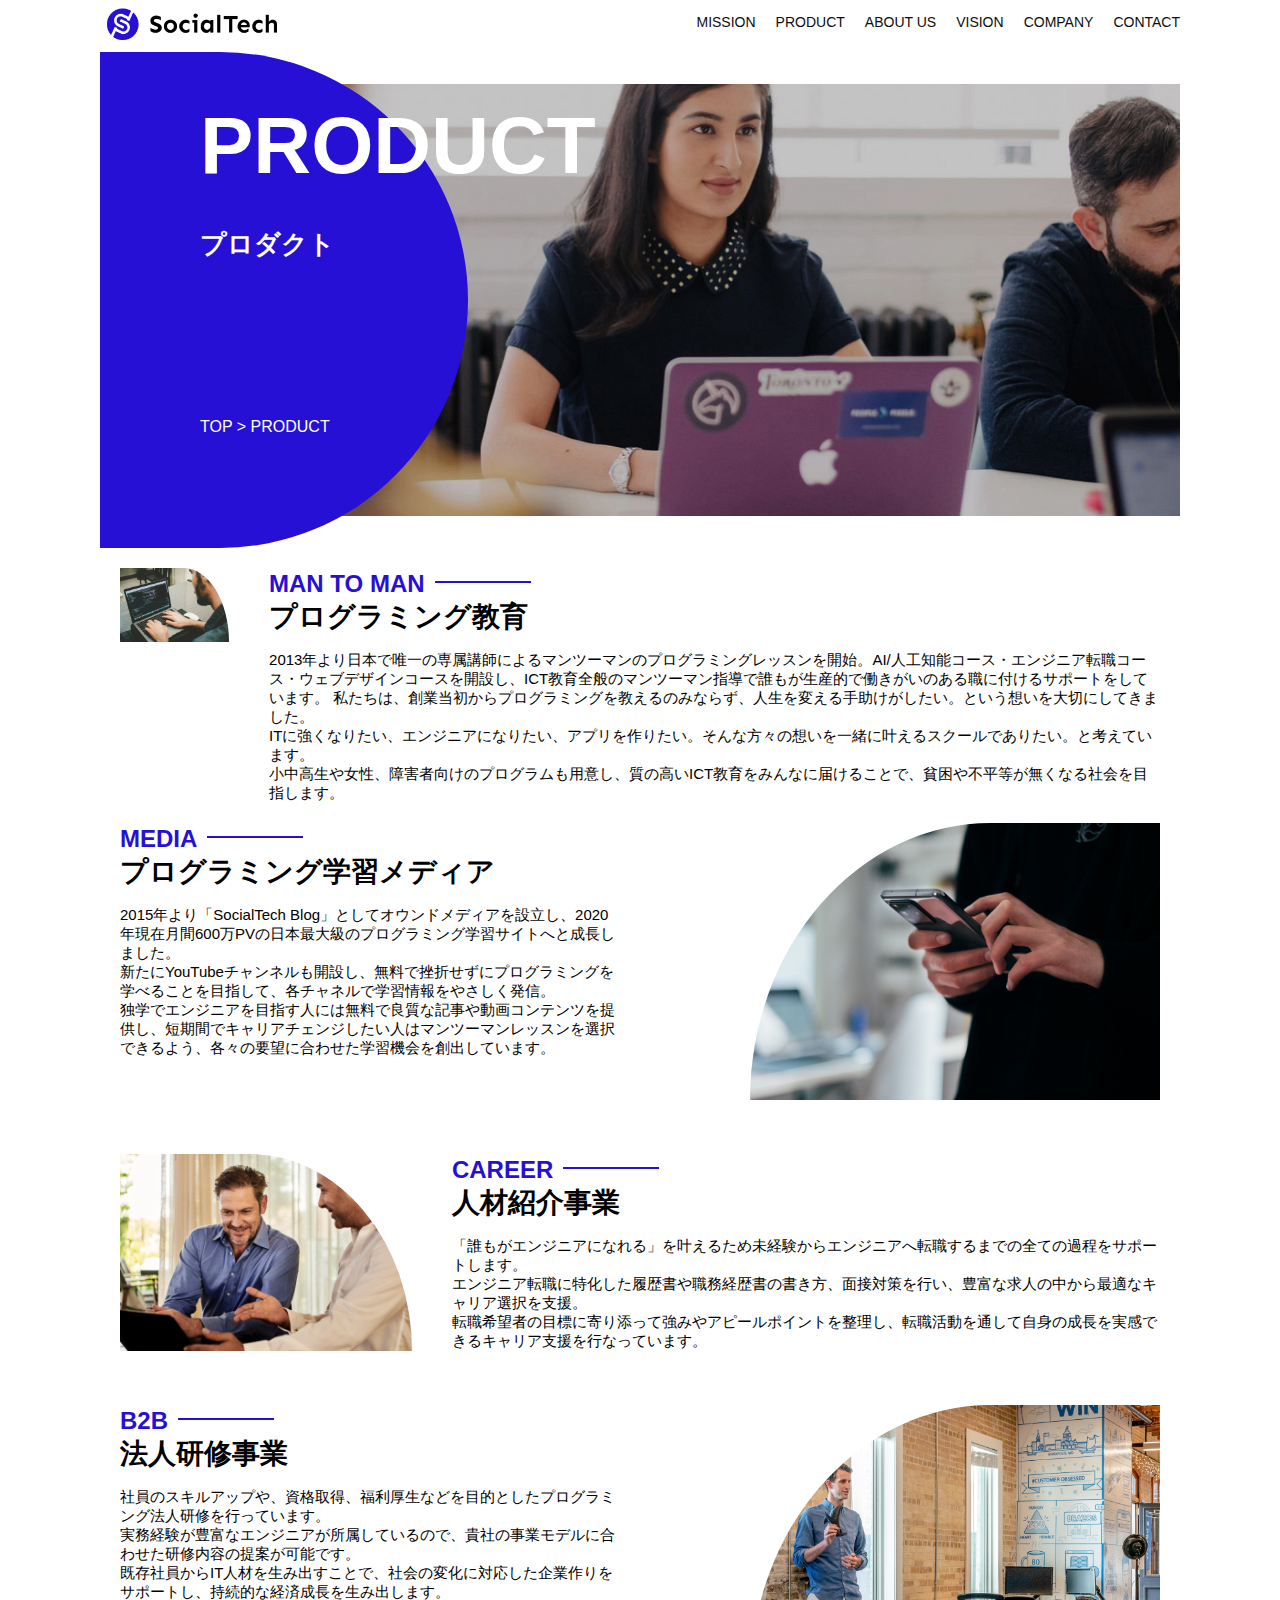
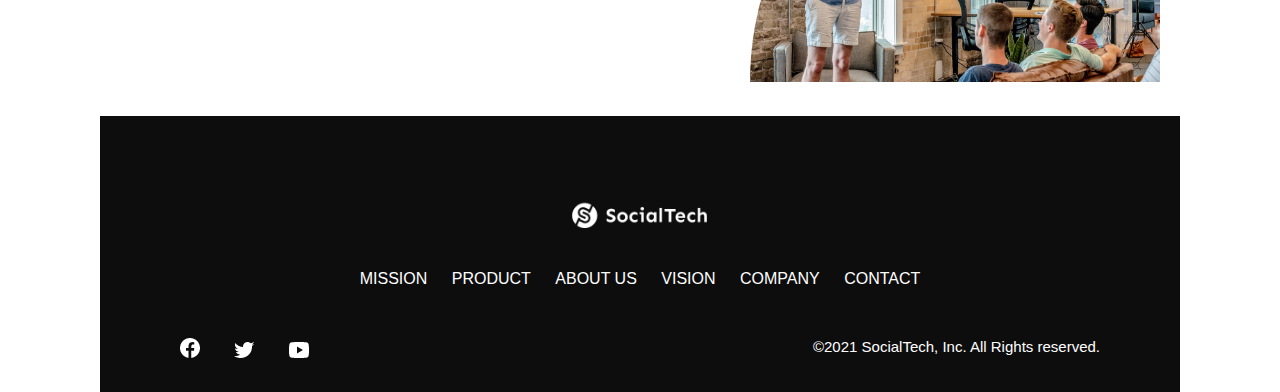
<file: kadai_tutorial_output/product.html>
<!DOCTYPE html>
<html lang="en">
<head>
  <meta charset="UTF-8">
  <meta name="viewport" content="width=device-width, initial-scale=1.0">
  <title>SocialTech -PRODUCT プロダクト</title>
  <meta name="description" content="SocialTechの4つのプロダクトを紹介します">
  <link rel="stylesheet" href="style.css">
</head>

<body>
  <header>
    <a href="index.html" id="logo">
      <img src="images/logo.png" alt="トップページに戻る">
    </a>
    <nav id="nav-pc">
      <ul>
        <li><a href="mission.html">MISSION</a></li>
        <li><a href="product.html">PRODUCT</a></li>
        <li><a href="index.html#aboutus">ABOUT US</a></li>
        <li><a href="index.html#vision">VISION</a></li>
        <li><a href="index.html#company">COMPANY</a></li>
        <li><a href="index.html#contact">CONTACT</a></li>
      </ul>
    </nav>

    <!--スマホ用メニューボタン-->
      <button id="menu-sp" onclick="document.getElementById('nav-sp').style.display = 'block'">
        <img src="images/button-menu.png" alt="ナビゲーションを開く">
      </button>

      <div id="nav-sp">
        <button id="close" onclick="document.getElementById('nav-sp').style.display = 'none'">
          <img src="images/button-close.png" alt="ナビゲーションを閉じる">
        </button>

        <nav>
          <ul>
            <li>
            <a id="logo-sp" href="index.html" onclick="document.getElementById('nav-sp').style.display = 'none'"><img src="images/logo-sp.png" alt="トップページに戻る"></a>
            </li>
            <li><a class="menu" href="mission.html" onclick="document.getElementById('nav-sp').style.display = 'none'">MISSION</a></li>
            <li><a class="menu" href="product.html" onclick="document.getElementById('nav-sp').style.display = 'none'">PRODUCT</a></li>
            <li><a class="menu" href="index.html#aboutus" onclick="document.getElementById('nav-sp').style.display = 'none'">ABOUT US</a></li>
            <li><a class="menu" href="index.html#vision" onclick="document.getElementById('nav-sp').style.display = 'none'">VISION</a></li>
            <li><a class="menu" href="index.html#company" onclick="document.getElementById('nav-sp').style.display = 'none'">COMPANY</a></li>
            <li><a class="menu" href="index.html#contact" onclick="document.getElementById('nav-sp').style.display = 'none'">CONTACT</a></li>
          </ul>
        </nav>
        <div id="sns">
          <a href="https://www.facebook.com/sejuku2013">
            <img src="images/button-facebook.png" alt="Facebookのリンク">
          </a>
          <a href="https://twitter.com/samuraijuku">
            <img src="images/button-twitter.png" alt="Twitterのリンク">
          </a>
          <a href="https://www.youtube.com/channel/UCCFOQO5aDK0xXam4cUQXT8g">
            <img src="images/button-youtube.png" alt="YouTubeのリンク">
          </a>
        </div>
      </div>
  </header>

  <main>
    <article>
      <section id="product-main">
        <div class="product-main-inner">
          <div id="product-title">
            <h1>PRODUCT<br><span>プロダクト</span></h1>
            <p>TOP > PRODUCT</p>
          </div>
        </div>
      </section>

      <section class="product-section product-section-left">
        <div class="product-section-img">
          <img src="images/product/product-mantoman.png" alt="PCでコードを書く男性">
        </div>
        <div class="product-read">
          <h2 class="product-h2">MAN TO MAN</h2>
          <h3 class="product-h3">プログラミング教育</h3>
          <p>
            2013年より日本で唯一の専属講師によるマンツーマンのプログラミングレッスンを開始。AI/人工知能コース・エンジニア転職コース・ウェブデザインコースを開設し、ICT教育全般のマンツーマン指導で誰もが生産的で働きがいのある職に付けるサポートをしています。 私たちは、創業当初からプログラミングを教えるのみならず、人生を変える手助けがしたい。という想いを大切にしてきました。<br>ITに強くなりたい、エンジニアになりたい、アプリを作りたい。そんな方々の想いを一緒に叶えるスクールでありたい。と考えています。<br>小中高生や女性、障害者向けのプログラムも用意し、質の高いICT教育をみんなに届けることで、貧困や不平等が無くなる社会を目指します。
          </p>
        </div>
      </section>

      <section class="product-section product-section-right">
        <div class="product-read">
          <h2 class="product-h2">MEDIA</h2>
          <h3 class="product-h3">プログラミング学習メディア</h3>
          <p>2015年より「SocialTech Blog」としてオウンドメディアを設立し、2020年現在月間600万PVの日本最大級のプログラミング学習サイトへと成長しました。<br>新たにYouTubeチャンネルも開設し、無料で挫折せずにプログラミングを学べることを目指して、各チャネルで学習情報をやさしく発信。<br>独学でエンジニアを目指す人には無料で良質な記事や動画コンテンツを提供し、短期間でキャリアチェンジしたい人はマンツーマンレッスンを選択できるよう、各々の要望に合わせた学習機会を創出しています。</p>
        </div>
        <div class="product-section-img">
          <img src="images/product/product-media.png" alt="スマートフォンを操作する人">
        </div>
      </section>

      <section class="product-section product-section-left">
        <div class="product-section-img">
          <img src="images/product/product-career.png" alt="笑顔で話し合う2人の男性">
        </div>
        <div class="product-read">
          <h2 class="product-h2">CAREER</h2>
          <h3 class="product-h3">人材紹介事業</h3>
          <p>「誰もがエンジニアになれる」を叶えるため未経験からエンジニアへ転職するまでの全ての過程をサポートします。<br>エンジニア転職に特化した履歴書や職務経歴書の書き方、面接対策を行い、豊富な求人の中から最適なキャリア選択を支援。<br>転職希望者の目標に寄り添って強みやアピールポイントを整理し、転職活動を通して自身の成長を実感できるキャリア支援を行なっています。<br>
          </p>
        </div>
      </section>

      <section class="product-section product-section-right">
        <div class="product-read">
          <h2 class="product-h2">B2B</h2>
          <h3 class="product-h3">法人研修事業</h3>
          <p>社員のスキルアップや、資格取得、福利厚生などを目的としたプログラミング法人研修を行っています。<br>実務経験が豊富なエンジニアが所属しているので、貴社の事業モデルに合わせた研修内容の提案が可能です。<br>既存社員からIT人材を生み出すことで、社会の変化に対応した企業作りをサポートし、持続的な経済成長を生み出します。</p>
        </div>
        <div class="product-section-img">
          <img src="images/product/product-b2b.png" alt="スマートフォンを操作する人">
        </div>
      </section>

    </article>
  </main>

  <footer>
    <div id="footer-logo">
      <img src="images/logo-sp.png" alt="SocialTech">
    </div>
    <div id="footer-link">
      <a href="mission.html">MISSION</a>
      <a href="product.html">PRODUCT</a>
      <a href="index.html#aboutus">ABOUT US</a>
      <a href="index.html#vision">VISION</a>
      <a href="index.html#company">COMPANY</a>
      <a href="index.html#contact">CONTACT</a>
    </div>
    <div id=sns-footer>
      <div class="sns-btns">
        <a href="https://www.facebook.com/sejuku2013"><img src="images/button-facebook.png" alt="Facebookのリンク"></a>
        <a href="https://twitter.com/samuraijuku"><img src="images/button-twitter.png" alt="Twitterのリンク"></a>
        <a href="https://www.youtube.com/channel/UCCFOQO5aDK0xXam4cUQXT8g"><img src="images/button-youtube.png" alt="YouTubeのリンク"></a>
      </div>
      <p id="copyright">&copy;2021 SocialTech, Inc. All Rights reserved.</p>
    </div>
  </footer>
</body>
</html>
</file>
<file: html-css-kadai_013/style.css>
header {
  display: flex;
  justify-content: space-between;
  margin:0 30px 20px 30px;
}

main {
  margin: 20px 30px 20px 30px;
}

#nav-pc ul {
  list-style: none;
  padding: 0;
}

#nav-pc li {
  display: inline;
  padding: 10px;

}

#nav-pc a {
  text-decoration: none;
  color: black;
}

#main-message h1 {
  font-weight: bold;
}

#main-photo {
  width: 100%;
}

/* SPナビゲーション非表示 */
@media screen and (min-width: 767px) {
#menu-sp {
  display: none;
}

#nav-sp {
  display: none;
} 
}  

/* PC用ナビゲーション非表示 ・スマホ用ページ*/
@media screen and (max-width: 767px) {

  #nav-pc {
    display: none;
  }

  body {
    min-width: 375px;
    margin: 0;
  }

  #menu-sp {
    float: right;
    padding: 0;
  }

  #nav-sp {
    background-color: #ce933e;
    position: absolute;
    left: 0;
    top: 0;
    height: 100%;
    width: 100%;
    display: none;
    z-index: 100;
  }

  #nav-sp ul {
    padding-left: 0;
  }

  #nav-sp li {
    list-style: none;
  }

  #close {
    position: absolute;
    top: 20px;
    right: 20px;
    background-color: transparent;
    border: none;
  }

  #logo-sp {
    margin: 80px 0px 30px 20px;
  }

  #nav-sp > a {
    display: block;
  }

  #nav-sp  > a:link {
    color: #ffffff;
  }

  #nav-sp > a:visited {
    color: #ffffff;
  }

  #nav-sp > a:hover {
    color: #ffffff;
    text-decoration: underline;
  }

  #nav-sp > a:active {
    color: #ffffff;
  }

  #nav-sp > .menu {
    text-decoration: none;
    display: block;
    margin: 0 20px;
    height: 44px;
    font-size: 16px;
    background-image: url("images/arrow.png");
    background-repeat: no-repeat;
    background-position: right top;
  }

  header {
    margin: 0;
  }

  main {
    margin: 0;
  }
  
}
</file>
<file: kadai_tutorial_output/style.css>
* {
  box-sizing: border-box;
}

p {
  font-size: 15px;
}

body {
  max-width: 1080px;
  margin: 0 auto 0 auto;
  font-family: "Source Sans Pro", "Hiragino Kaku Gothic ProN", Meiryo, Arial, sans-serif;
}

header {
  display: flex;
  justify-content: space-between;
}

#nav-pc {
font-size: 14px;
}

#nav-pc ul {
  display: flex;
  padding-left: 0;
}

#nav-pc li {
  list-style: none;
}

#nav-pc a {
  text-decoration: none;
  margin-left: 20px;
  color: #0d0d0d;
}

#nav-pc a:hover {
  text-decoration: underline;
}

/* スマホ用ナビを非表示 */
#nav-sp,
#menu-sp {
  display: none;
}

#main-visual {
  position: relative;
  height: 470px;
}

#main-message {
  position:absolute;
  top: 0;
  left: 0;
  background-color: #2710d5;
  color: #ffffff;
  border-radius: 0 0 476px 0;
  max-width: 620px;
  height: 100%;
  width: 100%;
  z-index: 11;
}

#main-message > h1 {
  font-size: 60px;
  margin: 100px 0 0 50px;
}

#main-message > p {
  font-size: 28px;
  margin: 0 0 0 50px;
}

#main-visual > img {
  max-width: 620px;
  border-radius: 476px 0 0 0;
  position: absolute;
  top: 0;
  right: 0;
  z-index: 10;
}

h2 {
  margin: 40px 0 0 0;
}

h2::after {
  content: url("images/line.png");
  margin-left: 10px;
}

h3 {
  font-size: 27px;
}

#mission {
  margin: 80px auto 80px auto;
}

#mission-flex {
  display: flex;
}

#mission-flex > div {
  width: 50%;
  margin: 20px;
}

#mission-photo {
  width: 100%;
}

#s2dgs {
  margin-top: 50px;
  width: 100%;
}

#product {
  background-color: #fafafa;
  margin: 80px 0 80px 0;
  padding: 10px 40px 0px 40px;
}

#product .product-flex {
  margin-top: 40px;
  display: flex;
}

#product-left {
  width: 50%;
  margin-right: 20px;
}

#product-right {
  width: 50%;
  margin-left: 20px;
  margin-top: 80px;
}

#product-left > div {
  position: relative;
  height: 480px;
  margin-right : 20px;
}

#product-right > div {
  position: relative;
  height: 480px;
  margin-left: 20px;
}

.product-photo {
  width: 100%;
}

.product-explain {
  background-color: #ffffff;
  position: absolute;
  left: 0;
  bottom: 50px;
  margin: 0 40px 0 40px;
  padding: 20px;
  box-shadow: 5px 5px 10px rgba(0, 0, 0, 0.05);
}

.product-explain > span {
  color: #2710d5;
  font-weight: bold;
  font-size: 16px;
  margin: 0;
}

.product-explain > h3 {
  margin: 5px 0 5px 0;
}

.product-explain > p {
  font-size: 14px;
  margin: 0;
}

#product-more {
  text-align: center;
}

#product-more a {
  position: relative;
  bottom: -42px;
}

#aboutus {
  margin: 80px auto 80px auto;
}

#aboutus > div {
  display: flex;
}

.culture-img {
  width: 50%;
  align-self: flex-start;
}

.culture-img2 {
  margin-top: 50px;
  width: 100%;
}

.culture-table {
  margin-right: 50px;
}

.culture-num {
  font-size: 80px;
  color: #2710d5;
  padding: 0 20px 0 0;
}

.culture-table th {
  text-align: left;
  font-size: 28px;
  font-weight: bold;
}

.culture-en {
  color: #2710d5;
  font-size: 24px;
}

.culture-description {
  margin: 0;
}

#vision {
  margin: 80px auto 80px auto;
}

#vision > div {
  display: flex;
  justify-content: space-between;
  flex-wrap: wrap;
}

.vision-box {
  width: 300px;
  height: 300px;
  margin-bottom: 30px;
  position: relative;
}

.vision-box > img {
  width: 100%;
  position: relative;
  z-index: 30;
}

.vision-box > div {
  position: absolute;
  top: 0;
  left: 0;
  z-index: 31;
}

.vision-box > div > h4 {
  color: #2710d5;
  font-size: 19px;
  margin: 80px 0 0 0 ;

}

.vision-box > div > h4::first-letter {
  font-size: 40px;
}

.vision > div > h5 {
font-size: 20px;
margin: 0 0 0 0;
}

.vision-box > div > p {
  margin: 10px 0 0 0;
}

#company {
  margin: 80px auto 80px auto;
}

#company-table {
  width: 100%;
}

.tableheader {
  text-align: left;
  padding: 20px;
  border-bottom-color: #2710d5;
  border-bottom-width: 1px;
  border-bottom-style: solid;
  width: 100px;
}

.tableheader-first {
  border-top-color: #2710d5;
  border-top-width: 1px;
  border-top-style: solid;
}

.cell {
  padding: 30px;
  border-bottom-color: #ececec;
  border-bottom-width: 1px;
  border-bottom-style: solid;
}

.cell-first {
  border-top-color: #ececec;
  border-top-width: 1px;
  border-top-style: solid;
}

#company > iframe {
  width: 100%;
  height: 368px;
  margin-top: 40px;
}

#contact {
  margin: 80px auto 80px auto;
}

#contact > form > div {
  display: flex;
  flex-direction: row;
  flex-wrap: wrap;
  padding-bottom: 30px;
}

.contact-heading {
  width: 240px;
  align-self: center;
}

.contact-label {
  font-weight: bold;
}

.contact-span {
  color: #ce2222;
  margin: 0 0 0 20px;
  font-weight: bold;
}

.contact-textbox {
  border-top: 0px;
  border-left: 0px;
  border-right: 0px;
  border-bottom-width: 1px;
  border-bottom-color: #707070;
  border-style: solid;
  background-color: #fafafa;
  width: 400px;
  height: 56px;
}

.contact-textarea {
  border-top: 0px;
  border-left: 0px;
  border-right: 0px;
  border-bottom-width: 1px;
  border-bottom-color: #707070;
  border-style: solid;
  background-color: #fafafa;
  width: 400px;
  height: 200px;
}

#contact dt{
  font-weight: bold;
}

#contact dd {
  margin: 0 0 16px 0;
}

#contact dd p {
  margin: 0;
}

#contact dd ul {
  padding-left: 0;
}

#contact dd li {
  margin-bottom: 0;
  list-style: none;
}

footer {
  background-color: #0d0d0d;
  text-align: center;
  padding: 80px 80px 30px 80px;
}

#footer-logo {
  margin-bottom: 30px;
}

#footer-link {
  margin-bottom: 50px;
}

#footer-link > a {
  text-decoration: none;
  margin: 10px;
  color: #ffffff;
}

#footer-link > a:hover {
  text-decoration: underline;
}

#sns-footer {
  display: flex;
  justify-content: space-between;
  text-align: left;
}

#sns-footer a {
  margin-right: 30px;
}

#copyright {
  color: #ffffff;
  margin: 0;
}


.mission-main-inner {
  background-image: url("images/mission/mission-main.png");
  background-repeat: no-repeat;
  background-position-y: center;
}

#mission-title {
  background-color: #2710d5;
  width: 368px;
  color: #ffffff;
  height: 496px;
  border-radius: 0 248px 248px 0;
  position: relative;
}

#mission-title h1 {
  position: absolute;
  top: 0;
  left: 100px;
  font-size: 80px;
  line-height: 1;
}

#mission-title h1 span {
  font-size: 26px;
}

#mission-title > p {
  position: absolute;
  top: 350px;
  left: 100px;
  font-size: 16px;
}

#mission-s2dgs {
  padding: 20px;
}

.mission-h2 {
  color: #2710d5;
  font-size: 40px;
}

.mission-h2::after {
  content: none;
}

#mission-five-goals {
  padding: 20px;
  display: flex;
}

#mission-five-goals .five-goals-image {
  width: 30%;
  padding: 20px;
}

#mission-five-goals .five-goals-image img {
  width: 100%;
}

#mission-five-goals .five-goals-read {
  width: 70%;
  padding: 20px;
}

#mission-five-goals .five-goals-read > div {
  margin-bottom: 40px;
}

.fivegoals-image-right {
  float: right;
  margin: 20px;
}

.fivegoals-image-left {
  float: left;
  margin: 20px;
}

.fivegoals-number {
  color: #2710d5;
  font-size: 48px;
  font-weight: bold;
  margin: 0;
}

.fivegoals-h3 {
  font-size: 28px;
  margin: 0;
}

.fivegoals-p {
  margin: 0;
}

/* プロダクトページ */
.product-main-inner {
  background-image: url("images/product/product-main.png");
  background-repeat: no-repeat;
  background-position-y: center;
}

#product-title {
  background-color: #2710d5;
  width: 368px;
  color: #ffffff;
  height: 496px;
  border-radius: 0 248px 248px 0;
  position: relative;
}

#product-title h1 {
  position: absolute;
  top: 0;
  left: 100px;
  font-size: 80px;
  line-height: 1;
}

#product-title h1 span {
  font-size: 26px;
}

#product-title > p {
  position: absolute;
  top: 350px;
  left: 100px;
  font-size: 16px;
}

.product-section {
  display: flex;
  padding: 20px 20px 0;
}

.product-section .product-section-img {
  width: 450px;
}

.product-section-left .product-section-img img {
  width: 100%;
  padding: 0 40px 30px 0;
  border-radius: 0 432px 0 0;
}

.product-section-left .product-read p {
  margin-bottom: 0;
}

.product-section-right {
  justify-content: space-between
}

.product-section-right .product-section-img img {
  width: 100%;
  padding: 0 0 30px 40px;
  border-radius: 432px 0 0 0;
}

.product-section-right .product-read {
  width: 500px;
}

.product-h2 {
  color: #2710d5;
  font-size: 24px;
  margin: 0;
}

.product-h3 {
  font-size: 28px;
  margin: 0;
}

/* スマホ用のスタイル */

@media screen and (max-width: 767px) {
 /* PC用ナビゲーション非表示 */
  #nav-pc {
    display: none;
  }

  #menu-sp {
    display: block;
    background-color: transparent;
    float: right;
    padding: 0;
    border: none;
  }

  #nav-sp {
    background-color: #2710d5;
    position: fixed;
    left: 0;
    top: 0;
    height: 100%;
    width: 100%;
    display: none;
    z-index: 100;
  }

  #close {
    position: absolute;
    top: 20px;
    right: 20px;
    background-color: transparent;
    border: none;
  }

  #nav-sp nav ul {
    padding-left: 0;
  }

  #nav-sp li {
    list-style: none;
  }

  #logo-sp {
    margin: 80px 0 30px 20px;
  }

  #nav-sp nav a {
    display: block;
    color: #ffffff;
  }

  #nav-sp nav a:hover {
    text-decoration: underline;
  }

  #nav-sp .menu {
    text-decoration: none;
    margin: 0 20px 0 20px;
    height: 44px;
    font-size: 16px;
    background-image: url("images/arrow.png");
    background-repeat: no-repeat;
    background-position: right top;
  }

  #sns {
    position: absolute;
    bottom: 20px;
    left: 20px;
  }

  #sns > a {
    margin-right: 30px;
  }


  #main-visual {
    position: relative;
    height: 470px;
  }

  #main-visual > div {
    text-align: center;
    height: 280px;
  }

  #main-visual h1 {
    font-size: 28px;
    margin: 90px 0 0 0;
  }

  #main-visual > div > p {
    margin: 0;
    font-size: 15px;
  }

  #main-visual > img {
    width: 100%;
    border-radius: 476px 0 0 0;
    top: auto;
    bottom: 0;
  }

  h2{
    margin: 15px 0 15px 0;
  }

  h3 {
    font-size: 24px;
    margin: 10px 0 0 0;
  }

  #mission {
    margin: 20px 0 20px 0;
    padding: 0 20px 0 20px;
  }

  #mission-flex {
    flex-direction: column;
  }

  #mission-flex > div {
    width: 100%;
    margin: 0;
  }

  #product {
    margin: 0;
    padding: 10px 20px 0 20px;
  }

  #product .product-flex {
    flex-direction: column;
    margin-top: 0;
  }

  #product-left,
  #product-right {
    width: 100%;
    margin: 0;
  }

  #product-left > div,
  #product-right > div {
    height: auto;
    margin: 0;
  }

  .product-explain {
    position: relative;
    margin: 0;
  }

  .product-explain > h3 {
    margin: 10px 0 10px 0;
    font-size: 24px;
  }

  #product-more {
    text-align: left;
  }

  #aboutus {
    margin: 80px 20px 80px 20px;
  }

  #aboutus > div {
    flex-direction: column;
  }

  .culture-table {
    margin-right: 0;
    padding-right: 20px;
    order: 2;
  }

  .culture-img {
    width: 100%;
    order: 1;
  }

  .culture-img2 {
    margin-top: 0;
  }

  .culture-num {
    padding: 0;
  }

  .culture-description {
    margin: 0;
  }

  #vision {
    margin: 80px 20px 80px 20px;
  }

  .vision-box > img {
    position: absolute;
    top: 0;
    left: 0;
  }

  .vision-box > div > h4 {
    margin: 60px 0 0 0;
  }

  #company {
    margin: 0 20px 0 20px;
  }

  #company > h3 {
    margin-bottom: 20px;
  }

  .tableheader {
    width: 50px;
  }

  .cell {
    padding: 20px;
  }

  #company > iframe {
    height: 240px;
  }

  #contact {
    margin: 80px 20px 80px 20px;
  }

  #contact > h3 {
    margin-bottom: 20px;
  }

  #contact > form > div {
    flex-direction: column;
    margin-bottom: 20px;
  }

  .contact-heading {
    align-self: auto;
    margin-bottom: 20px;
  }

  .contact-textbox {
    min-width: 300px;
    width: 100%;
  }

  .contact-textarea {
    height: 150px;
    width: 100%;
  }

  .radiobutton {
    margin-bottom: 20px;
  }

  footer {
    padding: 30px 20px 50px 20px;
    text-align: left;
  }

  #footer-link > a {
    margin: 0 20px 30px 0;
    display: block;
    background-image: url("images/arrow.png");
    background-repeat: no-repeat;
    background-position: right top;
  }

  #footer-link > a:hover {
    text-decoration: underline;
  }

  #sns-footer {
    font-size: 12px;
    margin-top: 30px;
  }

  #copyright {
    font-size: 12px;
    margin-top: 30px;
  }

  /* mission.html用スタイル */
    /* ミッションのメインビジュアル */
  #mission-main {
    height: 256px;
    margin-top: 4%;
    position: relative;
  }

  .mission-main-inner {
    height: 80%;
    background-size: cover;
  }

  #mission-title {
    width: 136px;
    height: 256px;
    position: absolute;
    top: -10%;
  }

  #mission-title h1 {
    left: 20px;
    font-size: 40px;
  }

  #mission-title h1 span {
    font-size: 18px;
  }

  #mission-title > p {
    top: 180px;
    left: 20px;
    font-size: 13px;
  }

  .mission-h2 {
    font-size: 38px;
    margin: 0px;
  }

  .mission-h2::after {
    content: none;
  }

  #mission-s2dgs > img {
    width: 100%;
  }

  #mission-five-goals {
    flex-direction: column;
  }

  #mission-five-goals > div {
    padding: 0;
  }

  #mission-five-goals .five-goals-image,
  #mission-five-goals .five-goals-read {
    width: 100%;
    padding: 0;
  }

  #mission-five-goals .five-goals-read > div {
    display: flex;
    flex-direction: column;
  }

  .fivegoals-image-right,
  .fivegoals-image-left {
    align-self: center;
  }

  #product-main {
    height: 256px;
    margin-top: 4%;
    position: relative;
  }

  .product-main-inner {
    height: 80%;
    background-size: cover;
  }

  #product-title {
    width: 136px;
    height: 256px;
    position: absolute;
    top: -10%;
  }

  #product-title h1{
  left: 20px;
  font-size: 40px;
  }

  #product-title h1 span {
    font-size: 18px;
  }

  #product-title > p {
    top: 180px;
    left: 20px;
    font-size: 13px;
  }

  /* セクション */
  .product-section {
    flex-direction: column;
  }

  .product-section .product-section-img {
    width: 100%;
  }

  .product-section .product-section-img img {
    width: 100%;
    padding: 0;
  }

  /* 左が画像のセクション */
  .product-section-left .product-section-img img {
    border-radius: 0 300px 0 0;
  }

  .product-section-left .product-read {
    width: 100%;
    flex-grow: 1;
  }

   /* 右が画像のセクション */
  .product-section-right .product-section-img {
    order: 1;
    border-radius: 300px 0 0 0;
  }

  .product-section-right .product-read {
    order: 2;
    width: 100%;
  }
}
</file>
